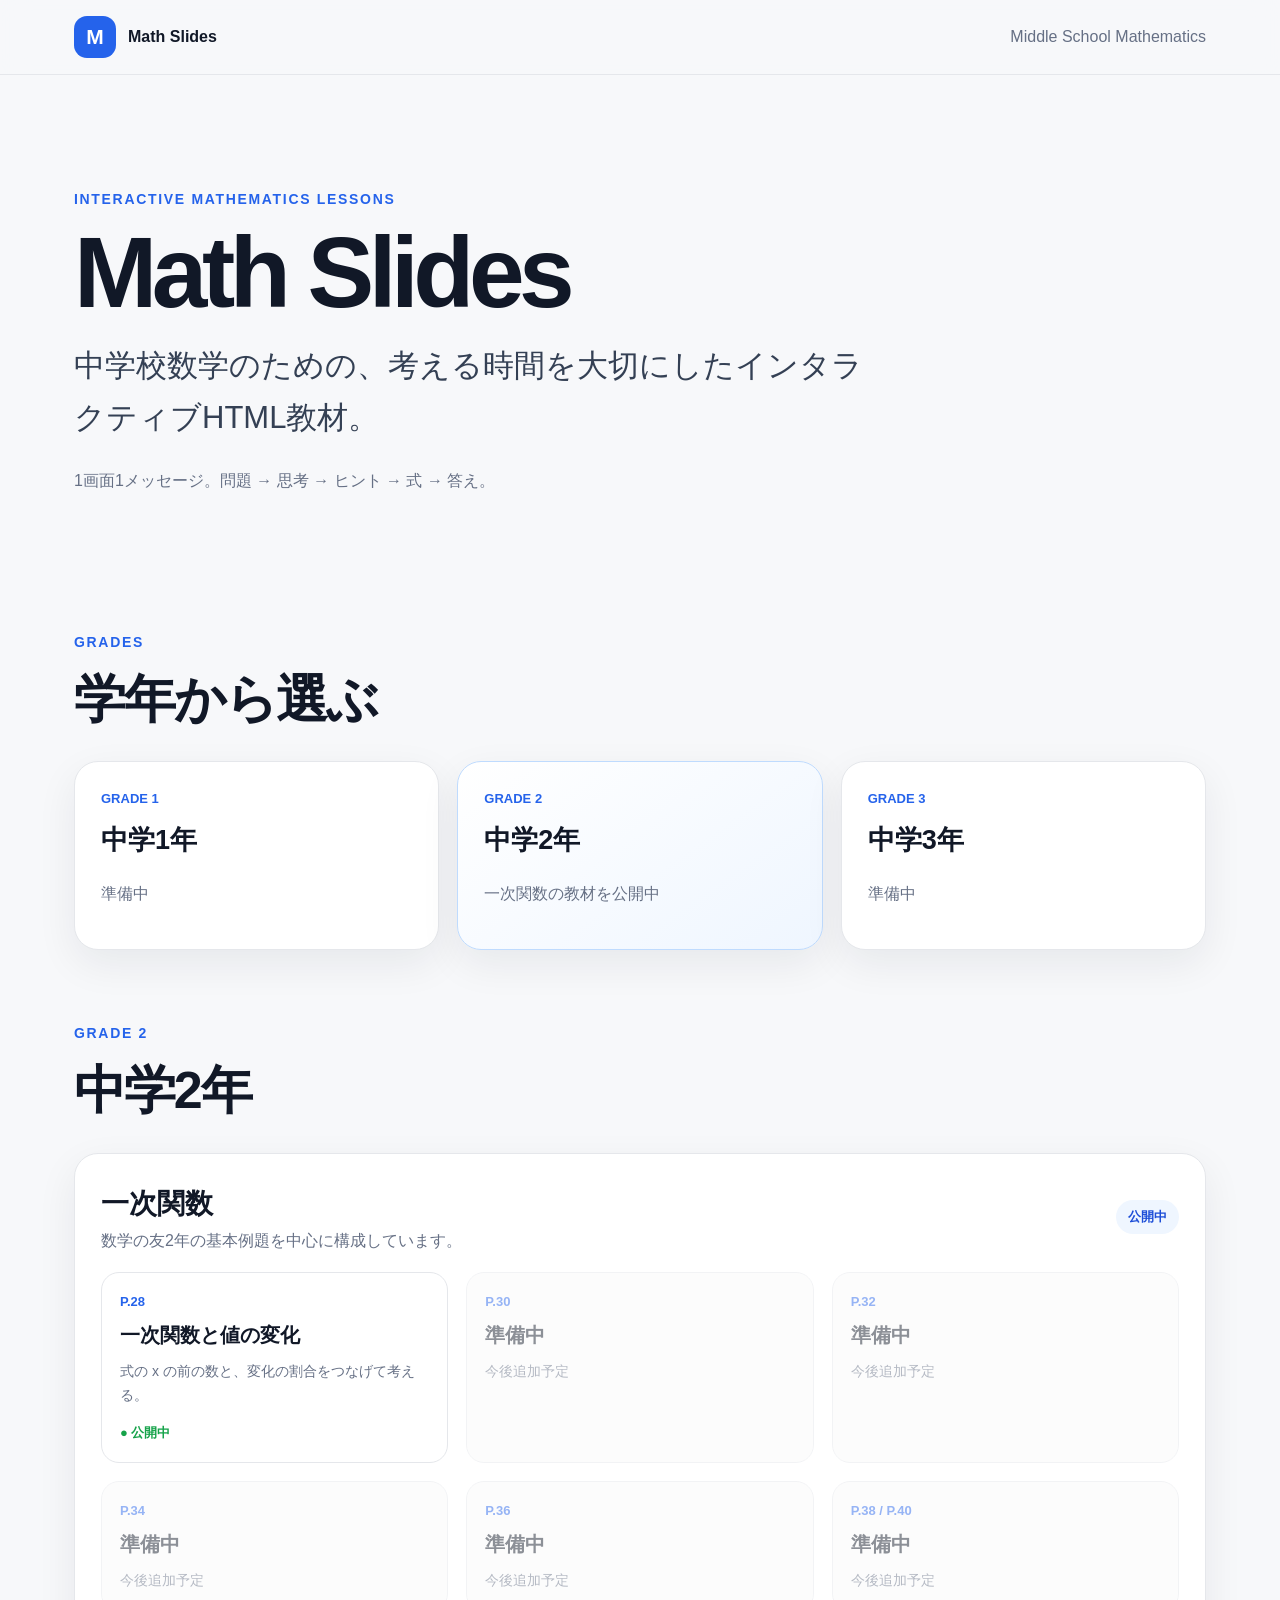
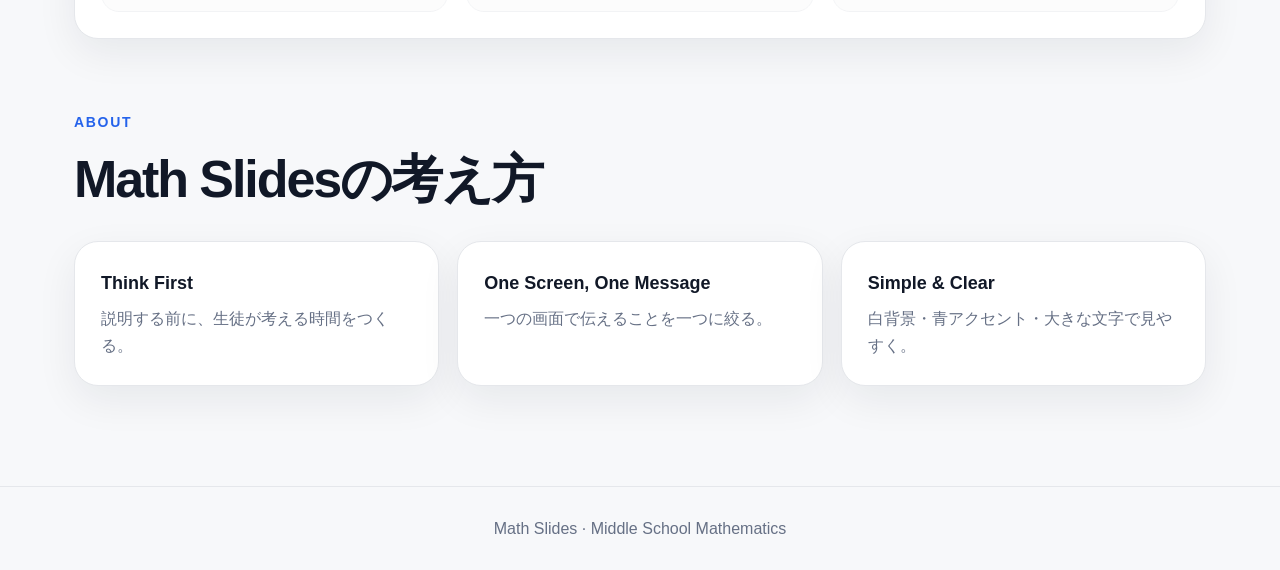
<file: index.html>
<!doctype html>
<html lang="ja">
<head>
<meta charset="utf-8"><meta name="viewport" content="width=device-width,initial-scale=1">
<title>Math Slides</title>
<style>
:root{--bg:#f7f8fa;--surface:#fff;--text:#111827;--muted:#667085;--line:#e5e7eb;--blue:#2563eb;--blue-soft:#eff6ff;--green:#16a34a;--shadow:0 14px 40px rgba(15,23,42,.07);--r:24px}
*{box-sizing:border-box}body{margin:0;font-family:"BIZ UDPGothic","Yu Gothic UI","Yu Gothic",Meiryo,-apple-system,BlinkMacSystemFont,"Segoe UI",sans-serif;background:var(--bg);color:var(--text);line-height:1.7}a{text-decoration:none;color:inherit}
header{position:sticky;top:0;background:rgba(247,248,250,.9);backdrop-filter:blur(14px);border-bottom:1px solid var(--line);z-index:10}
.nav{max-width:1180px;margin:auto;padding:16px 24px;display:flex;justify-content:space-between;align-items:center}.brand{display:flex;gap:12px;align-items:center;font-weight:900}.logo{width:42px;height:42px;border-radius:13px;background:var(--blue);color:#fff;display:grid;place-items:center;font-size:21px}
main{max-width:1180px;margin:auto;padding:64px 24px 100px}.hero{min-height:420px;display:flex;flex-direction:column;justify-content:center}.eyebrow{color:var(--blue);font-size:14px;font-weight:900;letter-spacing:.12em;text-transform:uppercase}.hero h1{font-size:clamp(54px,8vw,100px);line-height:1;margin:10px 0 18px;letter-spacing:-.055em}.lead{font-size:clamp(22px,2.5vw,31px);max-width:820px;color:#344054;margin:0}.note{color:var(--muted);margin-top:22px}
.section{margin-top:72px}.section h2{font-size:clamp(34px,4.2vw,52px);margin:0 0 18px;letter-spacing:-.04em}.grade-grid,.lesson-grid,.about-grid{display:grid;grid-template-columns:repeat(3,1fr);gap:18px}
.card,.unit{background:var(--surface);border:1px solid var(--line);border-radius:var(--r);padding:26px;box-shadow:var(--shadow)}.active{background:linear-gradient(145deg,#fff,var(--blue-soft));border-color:#bfdbfe}.grade{font-size:13px;font-weight:900;color:var(--blue)}.card h3{font-size:27px;margin:8px 0}.muted{color:var(--muted)}
.unit{margin-top:14px}.unit-head{display:flex;justify-content:space-between;align-items:center;margin-bottom:18px}.unit-title{font-size:28px;font-weight:900}.badge{background:var(--blue-soft);color:#1d4ed8;border-radius:999px;padding:6px 12px;font-size:13px;font-weight:850}
.lesson{border:1px solid var(--line);border-radius:18px;padding:18px;background:#fff}.lesson.available:hover{border-color:#93c5fd;transform:translateY(-2px);transition:.18s}.page{color:var(--blue);font-size:13px;font-weight:900}.lesson h4{font-size:20px;margin:5px 0 8px}.lesson p{color:var(--muted);font-size:14px;margin:0}.status{margin-top:14px;font-size:13px;font-weight:800}.available .status{color:var(--green)}.disabled{opacity:.48;background:#fafafa}
.about-grid .card b{display:block;font-size:18px;margin-bottom:6px}footer{text-align:center;border-top:1px solid var(--line);padding:28px;color:var(--muted)}
@media(max-width:850px){main{padding:38px 18px 70px}.hero{min-height:340px}.grade-grid,.lesson-grid,.about-grid{grid-template-columns:1fr}.unit-head{align-items:flex-start;flex-direction:column;gap:10px}}
</style>
</head>
<body>
<header><div class="nav"><a class="brand" href="./"><span class="logo">M</span><span>Math Slides</span></a><span class="muted">Middle School Mathematics</span></div></header>
<main>
<section class="hero"><div class="eyebrow">Interactive Mathematics Lessons</div><h1>Math Slides</h1><p class="lead">中学校数学のための、考える時間を大切にしたインタラクティブHTML教材。</p><p class="note">1画面1メッセージ。問題 → 思考 → ヒント → 式 → 答え。</p></section>
<section class="section"><div class="eyebrow">Grades</div><h2>学年から選ぶ</h2><div class="grade-grid">
<div class="card"><div class="grade">GRADE 1</div><h3>中学1年</h3><p class="muted">準備中</p></div>
<div class="card active"><div class="grade">GRADE 2</div><h3>中学2年</h3><p class="muted">一次関数の教材を公開中</p></div>
<div class="card"><div class="grade">GRADE 3</div><h3>中学3年</h3><p class="muted">準備中</p></div>
</div></section>
<section class="section"><div class="eyebrow">Grade 2</div><h2>中学2年</h2><article class="unit"><div class="unit-head"><div><div class="unit-title">一次関数</div><div class="muted">数学の友2年の基本例題を中心に構成しています。</div></div><span class="badge">公開中</span></div><div class="lesson-grid">
<a class="lesson available" href="lessons/grade2/linear-function/p28/"><div class="page">P.28</div><h4>一次関数と値の変化</h4><p>式の x の前の数と、変化の割合をつなげて考える。</p><div class="status">● 公開中</div></a>
<div class="lesson disabled"><div class="page">P.30</div><h4>準備中</h4><p>今後追加予定</p></div>
<div class="lesson disabled"><div class="page">P.32</div><h4>準備中</h4><p>今後追加予定</p></div>
<div class="lesson disabled"><div class="page">P.34</div><h4>準備中</h4><p>今後追加予定</p></div>
<div class="lesson disabled"><div class="page">P.36</div><h4>準備中</h4><p>今後追加予定</p></div>
<div class="lesson disabled"><div class="page">P.38 / P.40</div><h4>準備中</h4><p>今後追加予定</p></div>
</div></article></section>
<section class="section"><div class="eyebrow">About</div><h2>Math Slidesの考え方</h2><div class="about-grid">
<div class="card"><b>Think First</b><span class="muted">説明する前に、生徒が考える時間をつくる。</span></div>
<div class="card"><b>One Screen, One Message</b><span class="muted">一つの画面で伝えることを一つに絞る。</span></div>
<div class="card"><b>Simple & Clear</b><span class="muted">白背景・青アクセント・大きな文字で見やすく。</span></div>
</div></section>
</main><footer>Math Slides · Middle School Mathematics</footer>
</body></html>
</file>
